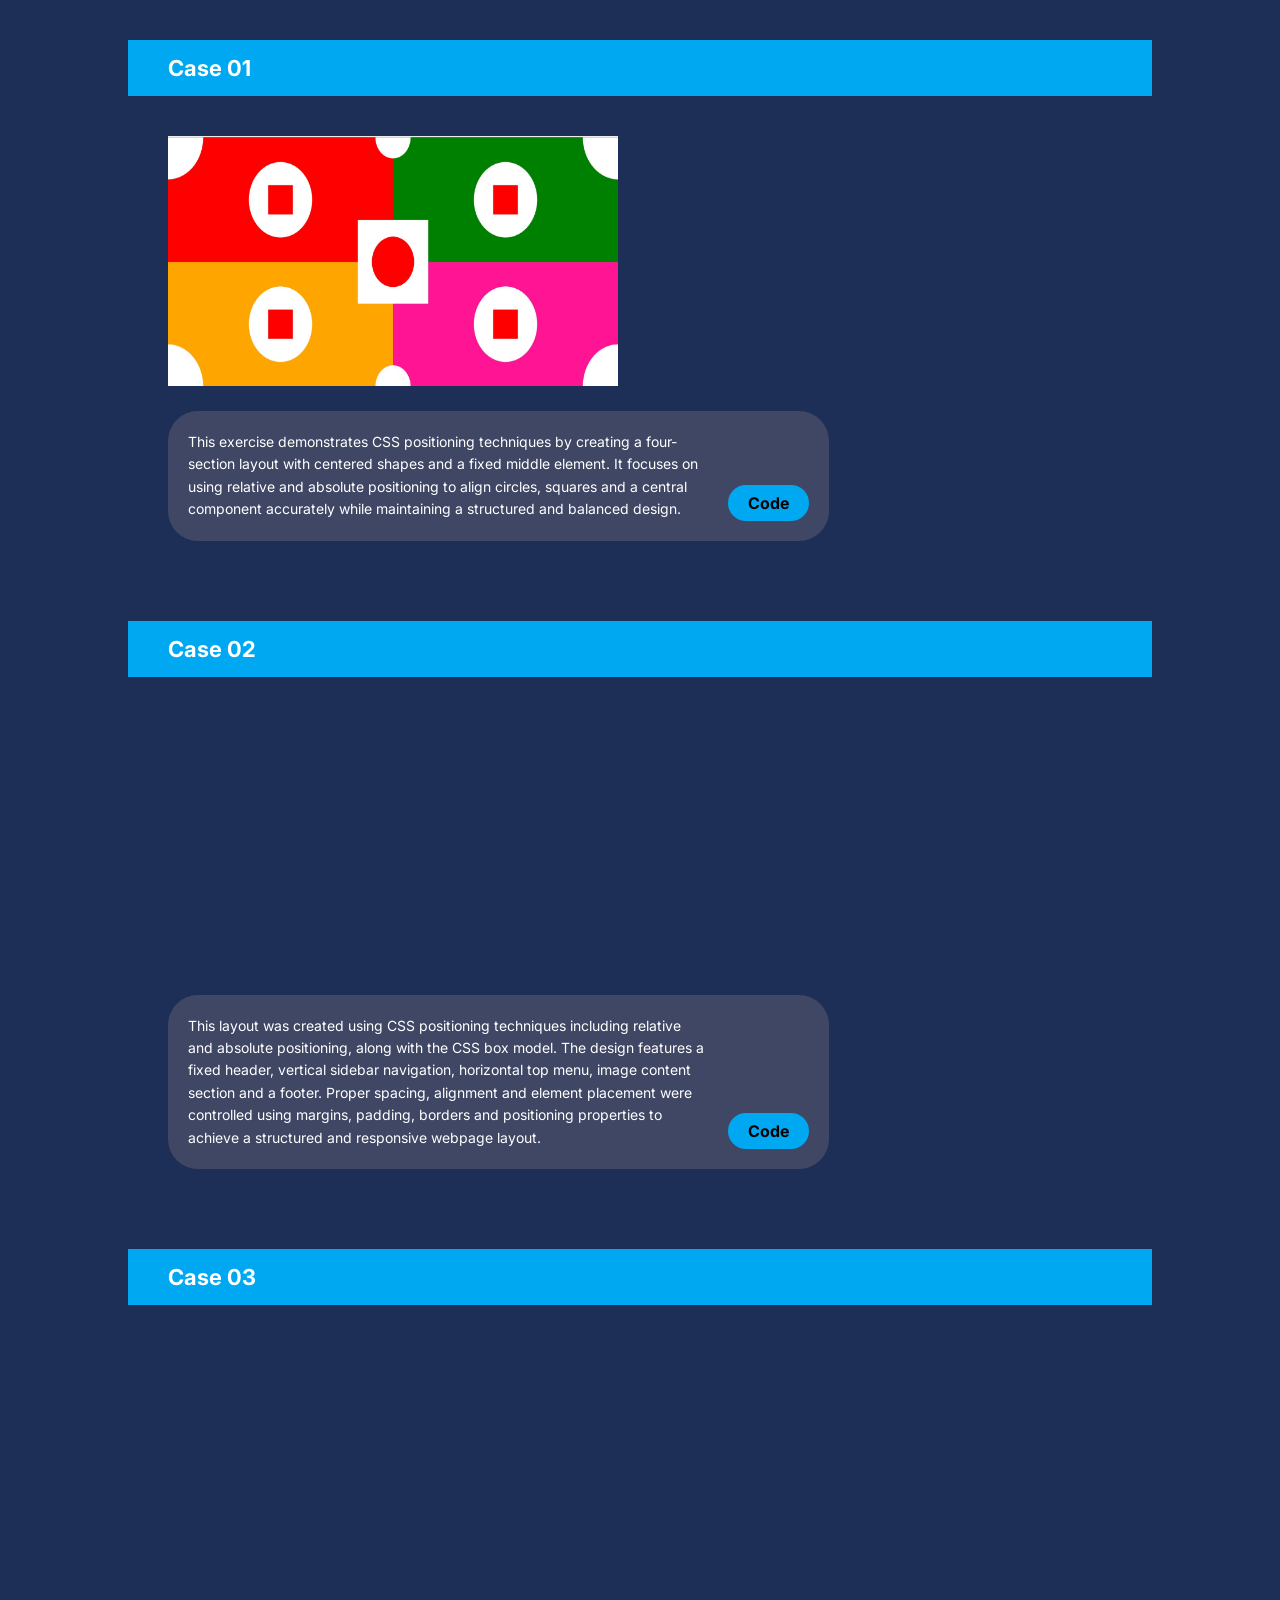
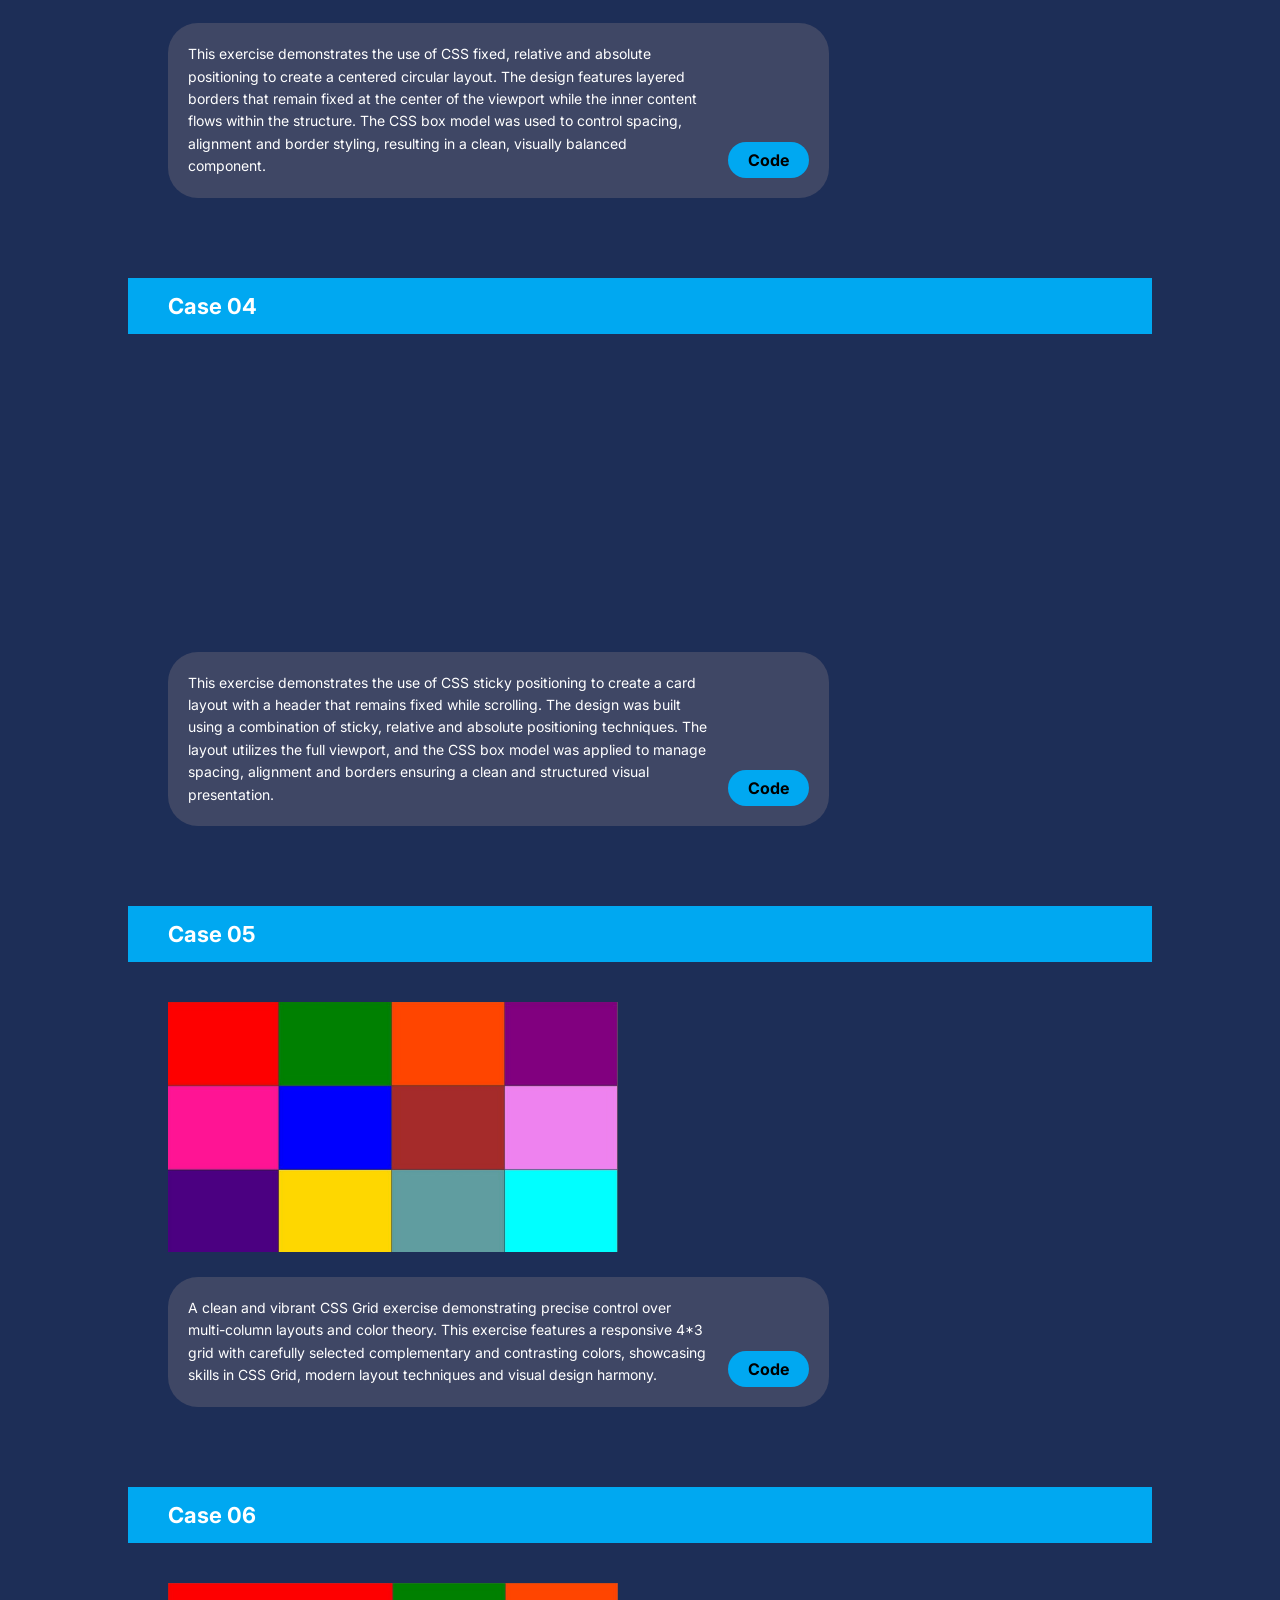
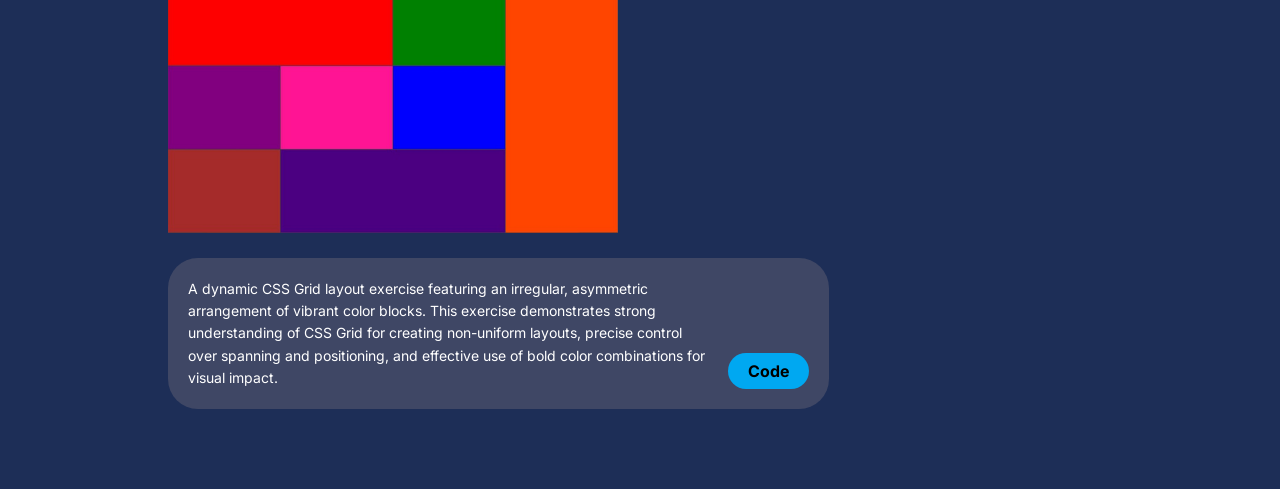
<file: exercises1.html>
<!DOCTYPE html>
<html lang="en">
<head>
    <meta charset="UTF-8">
    <title>CSS Exercises 1</title>

    <link rel="stylesheet" href="Style1.css">
    <link href="https://fonts.googleapis.com/css2?family=Inter:wght@300;400;500;600;700&display=swap" rel="stylesheet">
</head>
<body>

<section class="case">
    <div class="case-title">Case 01</div>

    <div class="case-content">
        <img src="assets/CSS%20Exercises%201%20case%2001.jpeg" alt="Case 01">

        <div class="case-card">
            <p>
                This exercise demonstrates CSS positioning techniques by creating a four-section layout with
                centered shapes and a fixed middle element. It focuses on using relative and absolute positioning
                to align circles, squares and a central component accurately while maintaining a structured and
                balanced design.
            </p>
            <a href="https://github.com/sethakaindeepa/CSS-Exercises/blob/master/case%2001/index.html" class="case-button">Code</a>
        </div>
    </div>
</section>

<section class="case">
    <div class="case-title">Case 02</div>

    <div class="case-content">

        <div class="video-wrapper">
        <iframe width="560" height="315" src="https://www.youtube.com/embed/drlPgs67aXI?si=cMIYwjb0rw_GdPNf" title="YouTube video player" frameborder="0" allow="accelerometer; autoplay; clipboard-write; encrypted-media; gyroscope; picture-in-picture; web-share" referrerpolicy="strict-origin-when-cross-origin" allowfullscreen></iframe>
        </div>

        <div class="case-card">
            <p>
                This layout was created using CSS positioning techniques including relative and absolute positioning,
                along with the CSS box model. The design features a fixed header, vertical sidebar navigation,
                horizontal top menu, image content section and a footer. Proper spacing, alignment and element
                placement were controlled using margins, padding, borders and positioning properties to achieve a
                structured and responsive webpage layout.

            </p>
            <a href="https://github.com/sethakaindeepa/CSS-Exercises/blob/master/case%2002/index.html" class="case-button">Code</a>
        </div>
    </div>
</section>

<section class="case">
    <div class="case-title">Case 03</div>

    <div class="case-content">

        <div class="video-wrapper">
        <iframe width="560" height="315" src="https://www.youtube.com/embed/qp322mFSI9c?si=xcNnG9B0TKRTgdwH" title="YouTube video player" frameborder="0" allow="accelerometer; autoplay; clipboard-write; encrypted-media; gyroscope; picture-in-picture; web-share" referrerpolicy="strict-origin-when-cross-origin" allowfullscreen></iframe>
        </div>

        <div class="case-card">
            <p>
                This exercise demonstrates the use of CSS fixed, relative and absolute positioning to create a centered
                circular layout. The design features layered borders that remain fixed at the center of the viewport
                while the inner content flows within the structure. The CSS box model was used to control spacing,
                alignment and border styling, resulting in a clean, visually balanced component.
            </p>
            <a href="https://github.com/sethakaindeepa/CSS-Exercises/blob/master/case%2003/index.html" class="case-button">Code</a>
        </div>
    </div>
</section>

<section class="case">
    <div class="case-title">Case 04</div>

    <div class="case-content">

        <div class="video-wrapper">
        <iframe width="560" height="315" src="https://www.youtube.com/embed/XnglcYJknxc?si=1PrMqwJfcTMp6Y-i" title="YouTube video player" frameborder="0" allow="accelerometer; autoplay; clipboard-write; encrypted-media; gyroscope; picture-in-picture; web-share" referrerpolicy="strict-origin-when-cross-origin" allowfullscreen></iframe>
        </div>

        <div class="case-card">
            <p>
                This exercise demonstrates the use of CSS sticky positioning to create a card layout with a header
                that remains fixed while scrolling. The design was built using a combination of sticky, relative and
                absolute positioning techniques. The layout utilizes the full viewport, and the CSS box model was
                applied to manage spacing, alignment and borders ensuring a clean and structured visual presentation.
            </p>
            <a href="https://github.com/sethakaindeepa/CSS-Exercises/blob/master/case%2004/index.html" class="case-button">Code</a>
        </div>
    </div>
</section>

<section class="case">
    <div class="case-title">Case 05</div>

    <div class="case-content">
        <img src="assets/CSS%20Exercises%201%20case%2005.jpeg" alt="Case 05">

        <div class="case-card">
            <p>
                A clean and vibrant CSS Grid exercise demonstrating precise control over multi-column layouts and
                color theory. This exercise features a responsive 4*3 grid with carefully selected complementary
                and contrasting colors, showcasing skills in CSS Grid, modern layout techniques and visual design
                harmony.
            </p>
            <a href="https://github.com/sethakaindeepa/CSS-Exercises/blob/master/case%2005/index.html" class="case-button">Code</a>
        </div>
    </div>
</section>

<section class="case">
    <div class="case-title">Case 06</div>

    <div class="case-content">
        <img src="assets/CSS%20Exercises%201%20case%2006.jpeg" alt="Case 06">

        <div class="case-card">
            <p>
                A dynamic CSS Grid layout exercise featuring an irregular, asymmetric arrangement of vibrant color
                blocks. This exercise demonstrates strong understanding of CSS Grid for creating non-uniform
                layouts, precise control over spanning and positioning, and effective use of bold color combinations
                for visual impact.

            </p>
            <a href="https://github.com/sethakaindeepa/CSS-Exercises/blob/master/case%2006/index.html" class="case-button">Code</a>
        </div>
    </div>
</section>



</body>
</html>
</file>
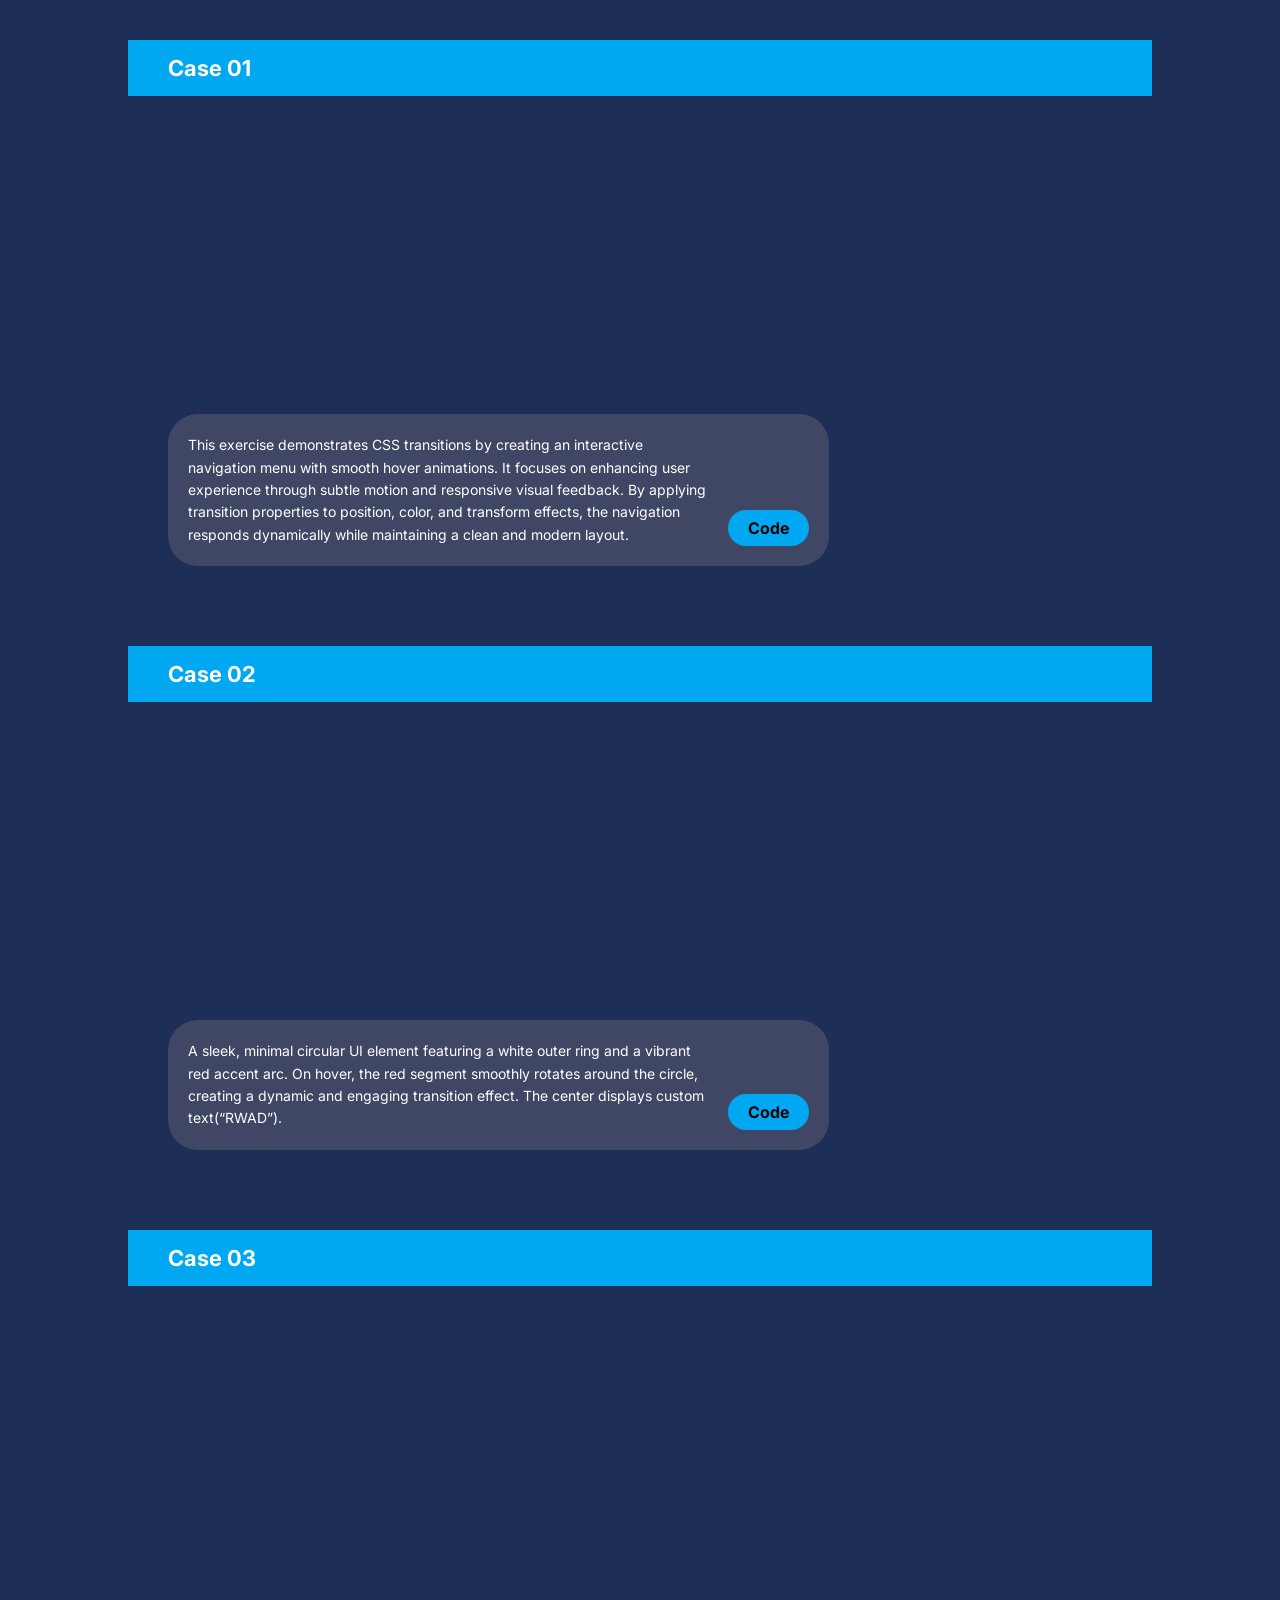
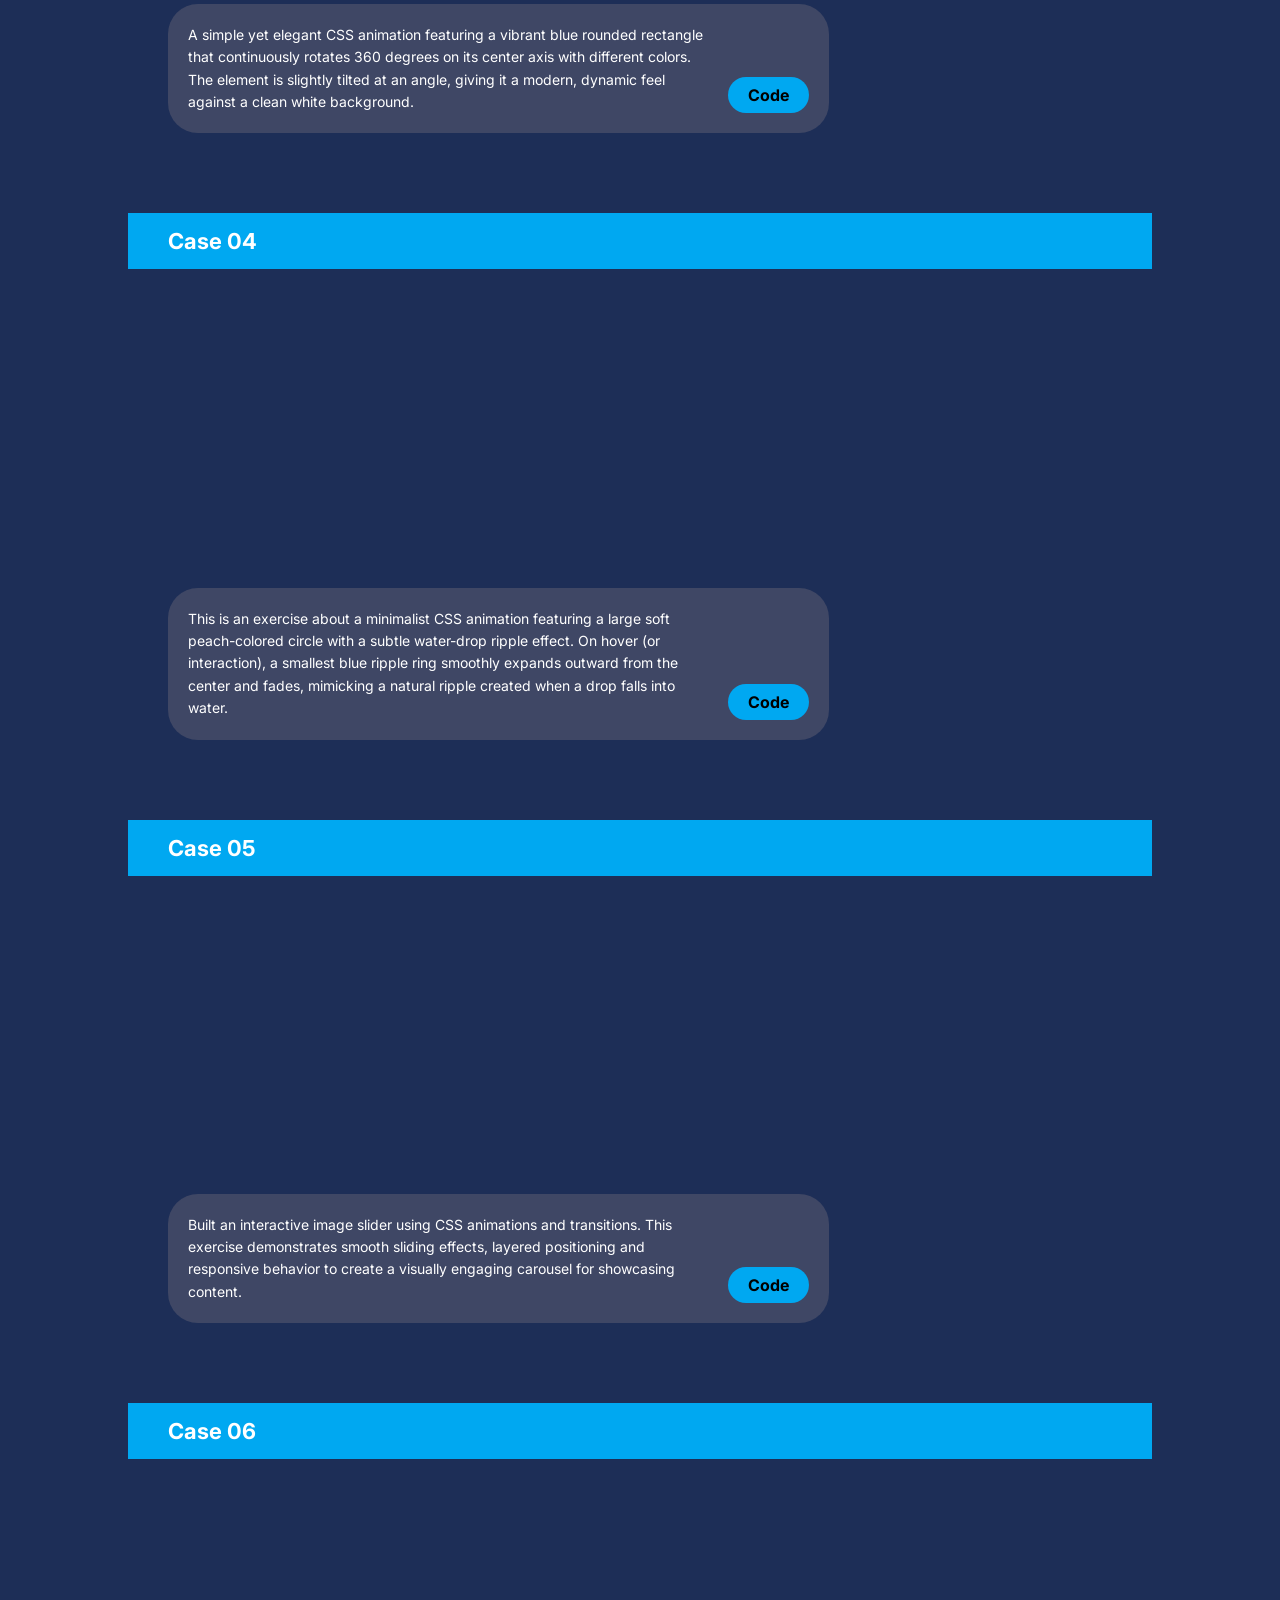
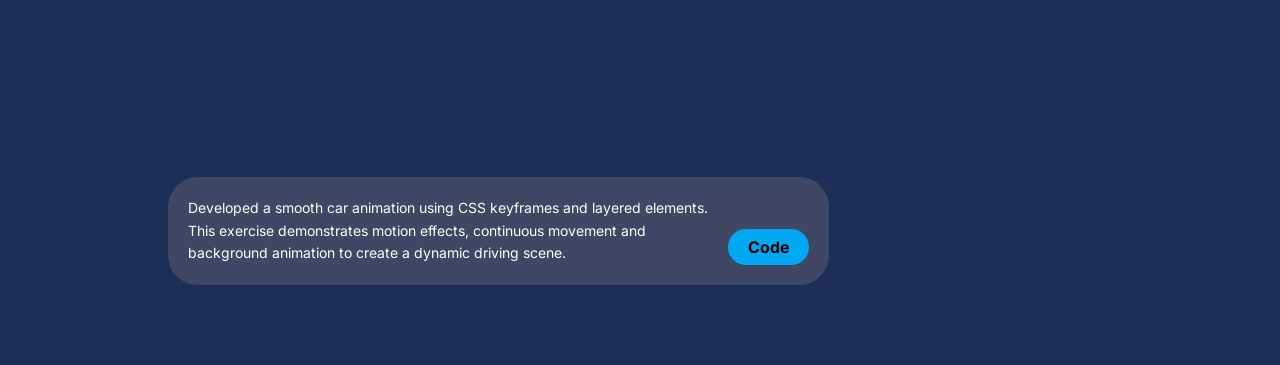
<file: exercises2.html>
<!DOCTYPE html>
<html lang="en">
<head>
    <meta charset="UTF-8">
    <title>CSS Exercises 2</title>

    <link rel="stylesheet" href="Style1.css">
    <link href="https://fonts.googleapis.com/css2?family=Inter:wght@300;400;500;600;700&display=swap" rel="stylesheet">
</head>
<body>

<section class="case">
    <div class="case-title">Case 01</div>

    <div class="case-content">
        <div class="video-wrapper">
            <iframe width="560" height="315" src="https://www.youtube.com/embed/XxBGmU2Ewa8?si=aHor8eii6TqnEdFI" title="YouTube video player" frameborder="0" allow="accelerometer; autoplay; clipboard-write; encrypted-media; gyroscope; picture-in-picture; web-share" referrerpolicy="strict-origin-when-cross-origin" allowfullscreen></iframe>
        </div>

        <div class="case-card">
            <p>
                This exercise demonstrates CSS transitions by creating an interactive navigation menu with
                smooth hover animations. It focuses on enhancing user experience through subtle motion and
                responsive visual feedback.  By applying transition properties to position, color, and transform
                effects, the navigation responds dynamically while maintaining a clean and modern layout.
            </p>
            <a href="https://github.com/sethakaindeepa/CSS-Exercises-2/blob/master/case%2001/index.html" class="case-button">Code</a>
        </div>
    </div>
</section>

<section class="case">
    <div class="case-title">Case 02</div>

    <div class="case-content">

        <div class="video-wrapper">
            <iframe width="560" height="315" src="https://www.youtube.com/embed/tptNcgMxHGg?si=pqSlYGjbETZ6ifpI" title="YouTube video player" frameborder="0" allow="accelerometer; autoplay; clipboard-write; encrypted-media; gyroscope; picture-in-picture; web-share" referrerpolicy="strict-origin-when-cross-origin" allowfullscreen></iframe>
        </div>

        <div class="case-card">
            <p>
                A sleek, minimal circular UI element featuring a white outer ring and a vibrant red accent arc. On
                hover, the red segment smoothly rotates around the circle, creating a dynamic and engaging
                transition effect. The center displays custom text(“RWAD”).

            </p>
            <a href="https://github.com/sethakaindeepa/CSS-Exercises-2/blob/master/case%2002/index.html" class="case-button">Code</a>
        </div>
    </div>
</section>

<section class="case">
    <div class="case-title">Case 03</div>

    <div class="case-content">

        <div class="video-wrapper">
            <iframe width="560" height="315" src="https://www.youtube.com/embed/5oB5X7IARvQ?si=wzCdkCXCJo-KR3i5" title="YouTube video player" frameborder="0" allow="accelerometer; autoplay; clipboard-write; encrypted-media; gyroscope; picture-in-picture; web-share" referrerpolicy="strict-origin-when-cross-origin" allowfullscreen></iframe>
        </div>

        <div class="case-card">
            <p>
                A simple yet elegant CSS animation featuring  a vibrant blue rounded rectangle that continuously
                rotates 360 degrees on its center axis with different colors. The element is slightly tilted at an
                angle, giving it a modern, dynamic feel against a clean white background.

            </p>
            <a href="https://github.com/sethakaindeepa/CSS-Exercises-2/blob/master/case%2003/index.html" class="case-button">Code</a>
        </div>
    </div>
</section>

<section class="case">
    <div class="case-title">Case 04</div>

    <div class="case-content">

        <div class="video-wrapper">
            <iframe width="560" height="315" src="https://www.youtube.com/embed/HjdNIYts2Bk?si=X6AkYTKpP1YtS6cp" title="YouTube video player" frameborder="0" allow="accelerometer; autoplay; clipboard-write; encrypted-media; gyroscope; picture-in-picture; web-share" referrerpolicy="strict-origin-when-cross-origin" allowfullscreen></iframe>
        </div>

        <div class="case-card">
            <p>
                This is an exercise about a minimalist CSS animation featuring a large soft peach-colored circle
                with a subtle water-drop ripple effect. On hover (or interaction), a smallest blue ripple ring
                smoothly expands outward from the center and fades, mimicking a natural ripple created when
                a drop falls into water.
            </p>
            <a href="https://github.com/sethakaindeepa/CSS-Exercises-2/blob/master/case%2004/index.html" class="case-button">Code</a>
        </div>
    </div>
</section>

<section class="case">
    <div class="case-title">Case 05</div>

    <div class="case-content">

        <div class="video-wrapper">
            <iframe width="560" height="315" src="https://www.youtube.com/embed/CXxMkZuSC1U?si=tPNg5SJ11PCN7GmE" title="YouTube video player" frameborder="0" allow="accelerometer; autoplay; clipboard-write; encrypted-media; gyroscope; picture-in-picture; web-share" referrerpolicy="strict-origin-when-cross-origin" allowfullscreen></iframe>
        </div>

        <div class="case-card">
            <p>
                Built an interactive image slider using CSS animations and transitions. This exercise demonstrates
                smooth sliding effects, layered positioning and responsive behavior to create a visually engaging
                carousel for showcasing content.
            </p>
            <a href="https://github.com/sethakaindeepa/CSS-Exercises-2/blob/master/case%2005/index.html" class="case-button">Code</a>
        </div>
    </div>
</section>

<section class="case">
    <div class="case-title">Case 06</div>

    <div class="case-content">

        <div class="video-wrapper">
            <iframe width="560" height="315" src="https://www.youtube.com/embed/-jR0mhCpOMY?si=uCgtpmHHYxZ27wbK" title="YouTube video player" frameborder="0" allow="accelerometer; autoplay; clipboard-write; encrypted-media; gyroscope; picture-in-picture; web-share" referrerpolicy="strict-origin-when-cross-origin" allowfullscreen></iframe>
        </div>

        <div class="case-card">
            <p>
                Developed a smooth car animation using CSS keyframes and layered elements. This exercise
                demonstrates motion effects, continuous movement and background animation to create a
                dynamic driving scene.
            </p>
            <a href="https://github.com/sethakaindeepa/CSS-Exercises-2/blob/master/case%2006/index.html" class="case-button">Code</a>
        </div>
    </div>
</section>
</body>
</html>
</file>
<file: Style1.css>
*{
    margin: 0;
    padding: 0;
    box-sizing: border-box;
    font-family: Inter, serif;
}

body{
    background: #1D2E57;
}

.case{
    width: 80%;
    margin: 40px auto;
    overflow: hidden;


}

.case-title{
    background: #00A8F1;
    color: white;
    padding: 15px 40px;
    font-size: 22px;
    font-weight: bold;

}

.case-content{
    padding: 40px;
    display: flex;
    flex-direction: column;
    align-items: flex-start;
    gap: 25px;
}

.case-content img {
    width: 450px;
    height: 250px;
}

.video-wrapper{
    width: 450px;
    aspect-ratio: 16/9;
    overflow: hidden;
    border-radius: 8px;
}

.video-wrapper iframe {
    width: 100%;
    height: 100%;
    border: none;
}




.case-card{
    background: #3F4765;
    padding: 20px;
    border-radius: 30px;
    color: white;
    width: 70%;
    margin: 0 0;
    text-align: left;
    position: relative;
}

.case-card p{
    font-size: 14px;
    line-height: 1.6;
    padding-right: 100px;
}

.case-button{
    position: absolute;
    right: 20px;
    bottom: 20px;
    background: #00A8F1;
    color: black;
    font-weight: bold;
    border: none;
    padding: 8px 20px;
    border-radius: 20px;
    cursor: pointer;
    text-decoration: none;
}


.case-button:hover{
    transform: translateY(-3px);
}

@media all and (max-width: 1024px) {

    .case{
        width: 90%;
    }

    .case-content{
        padding: 30px;
        gap: 20px;
    }

    .case-content img{
        width: 100%;
        max-width: 500px;
    }

    .video-wrapper{
        width: 100%;
        max-width: 500px;
    }


    .case-card{
        width: 100%;
        border-radius: 25px;
    }

    .case-card p{
        padding-right: 90px;
    }
}

@media all and (max-width: 768px) {

    .case{
        width: 95%;
        margin: 25px auto;
    }

    .case-title{
        font-size: 18px;
        padding: 12px 20px;
    }

    .case-content{
        padding: 20px;
        gap: 15px;
    }

    .case-content img{
        width: 100%;
    }

    .video-wrapper{
        width: 100%;
    }

    .case-card{
        width: 100%;
        padding: 15px;
        border-radius: 15px;
    }

    .case-card p{
        padding-right: 0;
        font-size: 13px;
    }

    .case-button{
        position: static;
        display: inline-block;
        margin-top: 15px;
    }
}
</file>
